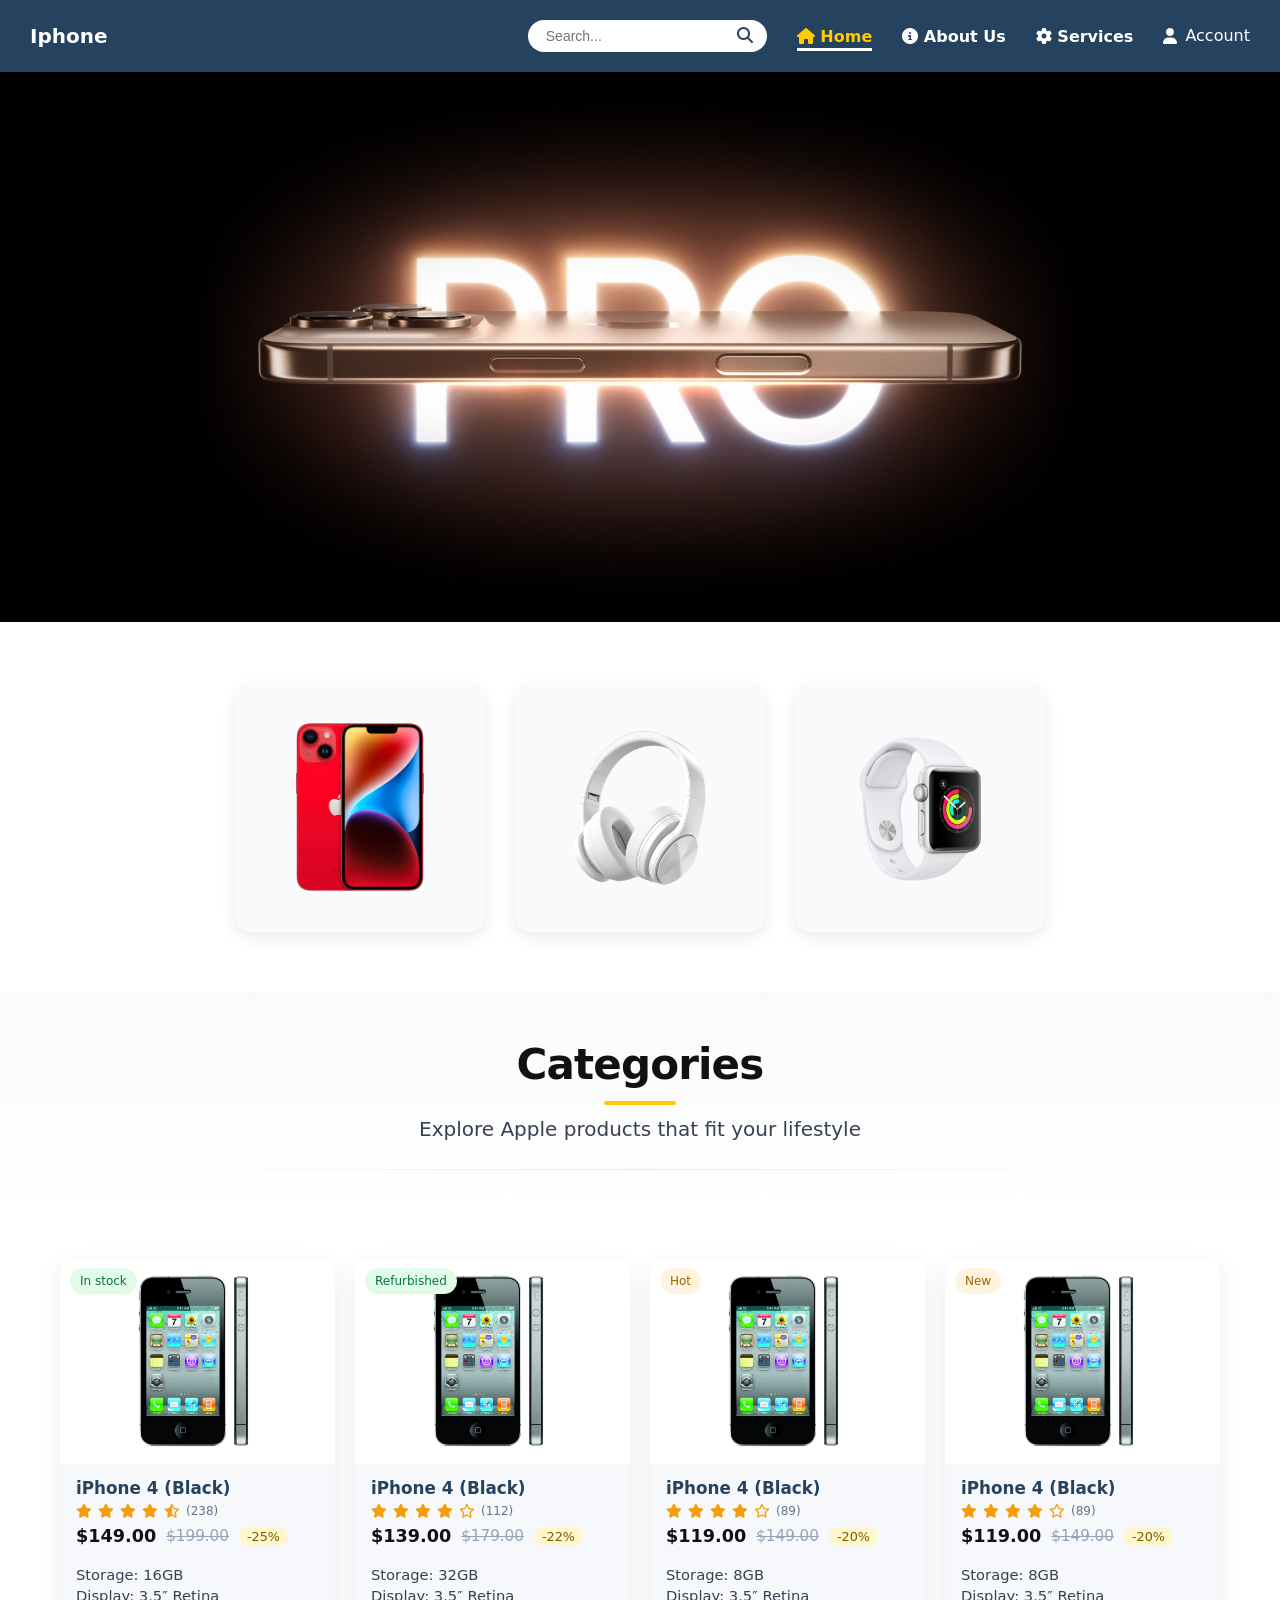
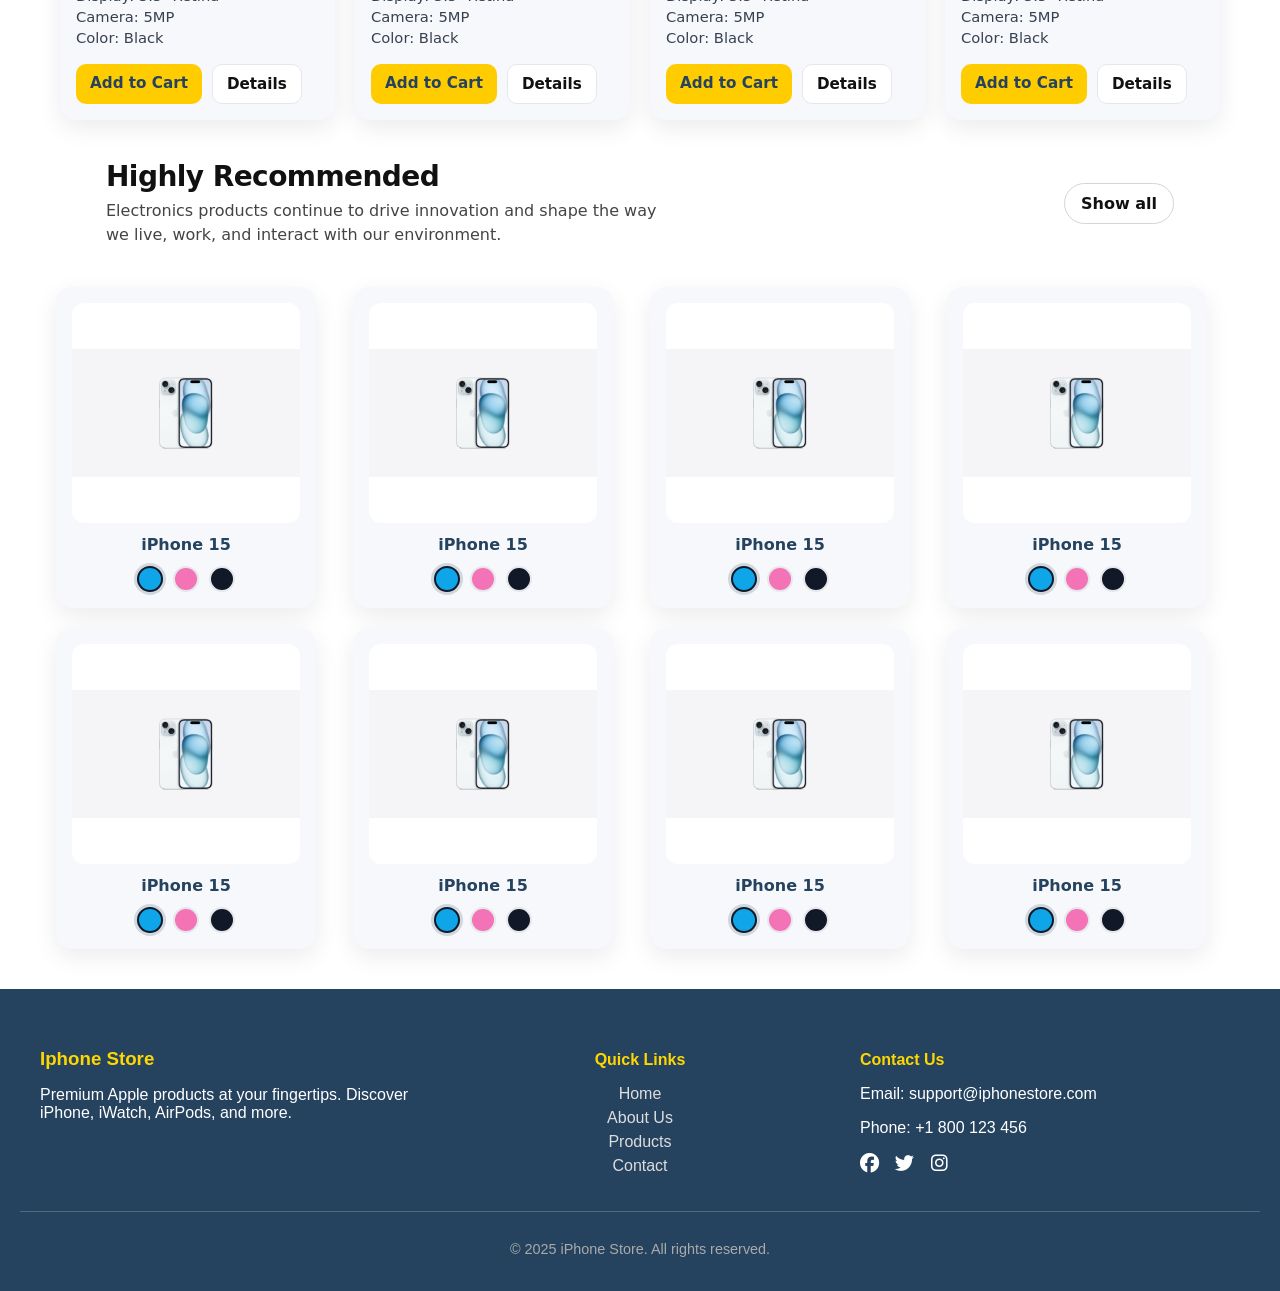
<file: index.html>
<!DOCTYPE html>
<html lang="en">

<head>
    <meta charset="UTF-8">
    <meta name="viewport" content="width=device-width, initial-scale=1.0">
    <link rel="stylesheet" href="./asset/style.css">
    <link rel="stylesheet" href="https://cdnjs.cloudflare.com/ajax/libs/font-awesome/6.6.0/css/all.min.css">
    <title>Iphone</title>
</head>

<body>
    <div id="navbar">
        <nav>
            <div class="logo">Iphone</div>
            <!-- <img src="https://via.placeholder.com/40" alt="Logo"> -->

            <ul>
                <!-- Search moved here -->
                <li class="search-box">
                    <input type="text" placeholder="Search..." />
                    <button><i class="fa-solid fa-magnifying-glass"></i></button>
                </li>

                <li><a href="index.html" class="active"><i class="fa-solid fa-house"></i> Home</a></li>
                <li><a href="about.html"><i class="fa-solid fa-circle-info"></i> About Us</a></li>
                <li><a href="service.html"><i class="fa-solid fa-gear"></i> Services</a></li>
                <li class="dropdown">
                    <details>
                        <summary><i class="fa-solid fa-user"></i> Account</summary>
                        <ul class="dropdown-menu">
                            <li><a href="">Login</a></li>
                            <li><a href="">Register</a></li>
                        </ul>
                    </details>
                </li>


            </ul>
        </nav>
    </div>
    <!-- phone cover banner  -->
    <div class="hero-banner"></div>

    <section class="product-demo-card">
        <div class="product-card-demo">
            <img src="asset/image/phone.jpg" alt="iPhone">
        </div>

        <div class="product-card-demo">
            <img src="asset/image/pngtree-headphone-electronics-white-transparent-png-image_9062514.png"
                alt="Headphones">
        </div>

        <div class="product-card-demo">
            <img src="asset/image/White-Apple-Watch-Transparent-Image.png" alt="Apple Watch">
        </div>
    </section>

    <section class="section-categories">
        <div class="cat-wrap">
            <h3 class="cat-title">Categories</h3>
            <h4 class="cat-sub">Explore Apple products that fit your lifestyle</h4>
        </div>
    </section>

    <section class="product-grid">
        <!-- Card 1 -->
        <article class="product-card">
            <div class="badge">In stock</div>
            <img src="asset/image/iphone4.jpg" alt="iPhone 4 Black 16GB">
            <h3 class="title">iPhone 4 (Black)</h3>

            <div class="rating" aria-label="Rated 4.5 out of 5">
                <i class="fa-solid fa-star"></i>
                <i class="fa-solid fa-star"></i>
                <i class="fa-solid fa-star"></i>
                <i class="fa-solid fa-star"></i>
                <i class="fa-regular fa-star-half-stroke"></i>
                <span class="rating-count">(238)</span>
            </div>

            <div class="price-row">
                <span class="price">$149.00</span>
                <span class="old-price">$199.00</span>
                <span class="save">-25%</span>
            </div>

            <ul class="specs">
                <li>Storage: 16GB</li>
                <li>Display: 3.5″ Retina</li>
                <li>Camera: 5MP</li>
                <li>Color: Black</li>
            </ul>

            <div class="actions">
                <a href="#" class="btn primary">Add to Cart</a>
                <a href="#" class="btn ghost">Details</a>
            </div>
        </article>

        <!-- Card 2 -->
        <article class="product-card">
            <div class="badge">Refurbished</div>
            <img src="asset/image/iphone4.jpg" alt="iPhone 4 White 32GB">
            <h3 class="title">iPhone 4 (Black)</h3>

            <div class="rating" aria-label="Rated 4.2 out of 5">
                <i class="fa-solid fa-star"></i>
                <i class="fa-solid fa-star"></i>
                <i class="fa-solid fa-star"></i>
                <i class="fa-solid fa-star"></i>
                <i class="fa-regular fa-star"></i>
                <span class="rating-count">(112)</span>
            </div>

            <div class="price-row">
                <span class="price">$139.00</span>
                <span class="old-price">$179.00</span>
                <span class="save">-22%</span>
            </div>

            <ul class="specs">
                <li>Storage: 32GB</li>
                <li>Display: 3.5″ Retina</li>
                <li>Camera: 5MP</li>
                <li>Color: Black</li>
            </ul>

            <div class="actions">
                <a href="#" class="btn primary">Add to Cart</a>
                <a href="#" class="btn ghost">Details</a>
            </div>
        </article>

        <!-- Card 3 -->
        <article class="product-card">
            <div class="badge hot">Hot</div>
            <img src="asset/image/iphone4.jpg" alt="iPhone 4 Black 8GB">
            <h3 class="title">iPhone 4 (Black)</h3>

            <div class="rating" aria-label="Rated 4.0 out of 5">
                <i class="fa-solid fa-star"></i>
                <i class="fa-solid fa-star"></i>
                <i class="fa-solid fa-star"></i>
                <i class="fa-solid fa-star"></i>
                <i class="fa-regular fa-star"></i>
                <span class="rating-count">(89)</span>
            </div>

            <div class="price-row">
                <span class="price">$119.00</span>
                <span class="old-price">$149.00</span>
                <span class="save">-20%</span>
            </div>

            <ul class="specs">
                <li>Storage: 8GB</li>
                <li>Display: 3.5″ Retina</li>
                <li>Camera: 5MP</li>
                <li>Color: Black</li>
            </ul>

            <div class="actions">
                <a href="#" class="btn primary">Add to Cart</a>
                <a href="#" class="btn ghost">Details</a>
            </div>
        </article>

        <article class="product-card">
            <div class="badge hot">New</div>
            <img src="asset/image/iphone4.jpg" alt="iPhone 4 Black 8GB">
            <h3 class="title">iPhone 4 (Black)</h3>

            <div class="rating" aria-label="Rated 4.0 out of 5">
                <i class="fa-solid fa-star"></i>
                <i class="fa-solid fa-star"></i>
                <i class="fa-solid fa-star"></i>
                <i class="fa-solid fa-star"></i>
                <i class="fa-regular fa-star"></i>
                <span class="rating-count">(89)</span>
            </div>

            <div class="price-row">
                <span class="price">$119.00</span>
                <span class="old-price">$149.00</span>
                <span class="save">-20%</span>
            </div>

            <ul class="specs">
                <li>Storage: 8GB</li>
                <li>Display: 3.5″ Retina</li>
                <li>Camera: 5MP</li>
                <li>Color: Black</li>
            </ul>

            <div class="actions">
                <a href="#" class="btn primary">Add to Cart</a>
                <a href="#" class="btn ghost">Details</a>
            </div>
        </article>
    </section>

    <section class="section-reco">
        <div class="reco-head">
            <div class="reco-text">
                <h3>Highly Recommended</h3>
                <p>
                    Electronics products continue to drive innovation and shape the way we live,
                    work, and interact with our environment.
                </p>
            </div>

            <a href="#all-products" class="reco-btn">Show all</a>
        </div>
    </section>


    <section class="cards">
        <article class="p-card">
            <img class="p-img"
                src="asset/image/iphone-15-white.jpeg"
                alt="iPhone 15 Blue">
            <h4 class="p-title">iPhone 15</h4>
            <div class="swatches">
                <button class="swatch active" style="--c:#0ea5e9"
                    data-img="https://store.storeimages.cdn-apple.com/4668/as-images.apple.com/is/iphone-15-finish-select-202309-6-1inch-blue_AV1?wid=800&hei=800&fmt=jpeg&qlt=90&.v=1693081542652"
                    aria-label="Blue"></button>
                <button class="swatch" style="--c:#f472b6"
                    data-img="asset/image/pink15.jpg"
                    aria-label="Pink"></button>
                <button class="swatch" style="--c:#111827"
                    data-img="https://store.storeimages.cdn-apple.com/4668/as-images.apple.com/is/iphone-15-finish-select-202309-6-1inch-black_AV1?wid=800&hei=800&fmt=jpeg&qlt=90&.v=1693081542703"
                    aria-label="Black"></button>
            </div>
        </article>


        <!-- Card 1 -->
        <article class="p-card">
            <img class="p-img"
                src="asset/image/iphone-15-white.jpeg"
                alt="iPhone 15 Blue">
            <h4 class="p-title">iPhone 15</h4>
            <div class="swatches">
                <button class="swatch active" style="--c:#0ea5e9"
                    data-img="https://store.storeimages.cdn-apple.com/4668/as-images.apple.com/is/iphone-15-finish-select-202309-6-1inch-blue_AV1?wid=800&hei=800&fmt=jpeg&qlt=90&.v=1693081542652"
                    aria-label="Blue"></button>
                <button class="swatch" style="--c:#f472b6"
                    data-img="asset/image/pink15.jpg"
                    aria-label="Pink"></button>
                <button class="swatch" style="--c:#111827"
                    data-img="https://store.storeimages.cdn-apple.com/4668/as-images.apple.com/is/iphone-15-finish-select-202309-6-1inch-black_AV1?wid=800&hei=800&fmt=jpeg&qlt=90&.v=1693081542703"
                    aria-label="Black"></button>
            </div>
        </article>

        <article class="p-card">
            <img class="p-img"
                src="asset/image/iphone-15-white.jpeg"
                alt="iPhone 15 Blue">
            <h4 class="p-title">iPhone 15</h4>
            <div class="swatches">
                <button class="swatch active" style="--c:#0ea5e9"
                    data-img="https://store.storeimages.cdn-apple.com/4668/as-images.apple.com/is/iphone-15-finish-select-202309-6-1inch-blue_AV1?wid=800&hei=800&fmt=jpeg&qlt=90&.v=1693081542652"
                    aria-label="Blue"></button>
                <button class="swatch" style="--c:#f472b6"
                    data-img="asset/image/pink15.jpg"
                    aria-label="Pink"></button>
                <button class="swatch" style="--c:#111827"
                    data-img="https://store.storeimages.cdn-apple.com/4668/as-images.apple.com/is/iphone-15-finish-select-202309-6-1inch-black_AV1?wid=800&hei=800&fmt=jpeg&qlt=90&.v=1693081542703"
                    aria-label="Black"></button>
            </div>
        </article>


        <!-- Card 1 -->
        <article class="p-card">
            <img class="p-img"
                src="asset/image/iphone-15-white.jpeg"
                alt="iPhone 15 Blue">
            <h4 class="p-title">iPhone 15</h4>
            <div class="swatches">
                <button class="swatch active" style="--c:#0ea5e9"
                    data-img="https://store.storeimages.cdn-apple.com/4668/as-images.apple.com/is/iphone-15-finish-select-202309-6-1inch-blue_AV1?wid=800&hei=800&fmt=jpeg&qlt=90&.v=1693081542652"
                    aria-label="Blue"></button>
                <button class="swatch" style="--c:#f472b6"
                    data-img="asset/image/pink15.jpg"
                    aria-label="Pink"></button>
                <button class="swatch" style="--c:#111827"
                    data-img="https://store.storeimages.cdn-apple.com/4668/as-images.apple.com/is/iphone-15-finish-select-202309-6-1inch-black_AV1?wid=800&hei=800&fmt=jpeg&qlt=90&.v=1693081542703"
                    aria-label="Black"></button>
            </div>
        </article>

        <article class="p-card">
            <img class="p-img"
                src="asset/image/iphone-15-white.jpeg"
                alt="iPhone 15 Blue">
            <h4 class="p-title">iPhone 15</h4>
            <div class="swatches">
                <button class="swatch active" style="--c:#0ea5e9"
                    data-img="https://store.storeimages.cdn-apple.com/4668/as-images.apple.com/is/iphone-15-finish-select-202309-6-1inch-blue_AV1?wid=800&hei=800&fmt=jpeg&qlt=90&.v=1693081542652"
                    aria-label="Blue"></button>
                <button class="swatch" style="--c:#f472b6"
                    data-img="asset/image/pink15.jpg"
                    aria-label="Pink"></button>
                <button class="swatch" style="--c:#111827"
                    data-img="https://store.storeimages.cdn-apple.com/4668/as-images.apple.com/is/iphone-15-finish-select-202309-6-1inch-black_AV1?wid=800&hei=800&fmt=jpeg&qlt=90&.v=1693081542703"
                    aria-label="Black"></button>
            </div>
        </article>


        <!-- Card 1 -->
        <article class="p-card">
            <img class="p-img"
                src="asset/image/iphone-15-white.jpeg"
                alt="iPhone 15 Blue">
            <h4 class="p-title">iPhone 15</h4>
            <div class="swatches">
                <button class="swatch active" style="--c:#0ea5e9"
                    data-img="https://store.storeimages.cdn-apple.com/4668/as-images.apple.com/is/iphone-15-finish-select-202309-6-1inch-blue_AV1?wid=800&hei=800&fmt=jpeg&qlt=90&.v=1693081542652"
                    aria-label="Blue"></button>
                <button class="swatch" style="--c:#f472b6"
                    data-img="asset/image/pink15.jpg"
                    aria-label="Pink"></button>
                <button class="swatch" style="--c:#111827"
                    data-img="https://store.storeimages.cdn-apple.com/4668/as-images.apple.com/is/iphone-15-finish-select-202309-6-1inch-black_AV1?wid=800&hei=800&fmt=jpeg&qlt=90&.v=1693081542703"
                    aria-label="Black"></button>
            </div>
        </article>

        <article class="p-card">
            <img class="p-img"
                src="asset/image/iphone-15-white.jpeg"
                alt="iPhone 15 Blue">
            <h4 class="p-title">iPhone 15</h4>
            <div class="swatches">
                <button class="swatch active" style="--c:#0ea5e9"
                    data-img="https://store.storeimages.cdn-apple.com/4668/as-images.apple.com/is/iphone-15-finish-select-202309-6-1inch-blue_AV1?wid=800&hei=800&fmt=jpeg&qlt=90&.v=1693081542652"
                    aria-label="Blue"></button>
                <button class="swatch" style="--c:#f472b6"
                    data-img="asset/image/pink15.jpg"
                    aria-label="Pink"></button>
                <button class="swatch" style="--c:#111827"
                    data-img="https://store.storeimages.cdn-apple.com/4668/as-images.apple.com/is/iphone-15-finish-select-202309-6-1inch-black_AV1?wid=800&hei=800&fmt=jpeg&qlt=90&.v=1693081542703"
                    aria-label="Black"></button>
            </div>
        </article>


        <!-- Card 1 -->
        <article class="p-card">
            <img class="p-img"
                src="asset/image/iphone-15-white.jpeg"
                alt="iPhone 15 Blue">
            <h4 class="p-title">iPhone 15</h4>
            <div class="swatches">
                <button class="swatch active" style="--c:#0ea5e9"
                    data-img="https://store.storeimages.cdn-apple.com/4668/as-images.apple.com/is/iphone-15-finish-select-202309-6-1inch-blue_AV1?wid=800&hei=800&fmt=jpeg&qlt=90&.v=1693081542652"
                    aria-label="Blue"></button>
                <button class="swatch" style="--c:#f472b6"
                    data-img="asset/image/pink15.jpg"
                    aria-label="Pink"></button>
                <button class="swatch" style="--c:#111827"
                    data-img="https://store.storeimages.cdn-apple.com/4668/as-images.apple.com/is/iphone-15-finish-select-202309-6-1inch-black_AV1?wid=800&hei=800&fmt=jpeg&qlt=90&.v=1693081542703"
                    aria-label="Black"></button>
            </div>
        </article>
       
    </section>



</body>

<footer class="site-footer">
  <div class="footer-container">
    <div class="footer-about">
      <h3>Iphone Store</h3>
      <p>Premium Apple products at your fingertips. Discover iPhone, iWatch, AirPods, and more.</p>
    </div>

    <div class="footer-links">
      <h4>Quick Links</h4>
      <ul>
        <li><a href="#">Home</a></li>
        <li><a href="#">About Us</a></li>
        <li><a href="#">Products</a></li>
        <li><a href="#">Contact</a></li>
      </ul>
    </div>

    <div class="footer-contact">
      <h4>Contact Us</h4>
      <p>Email: support@iphonestore.com</p>
      <p>Phone: +1 800 123 456</p>
      <div class="social-icons">
        <a href="#"><i class="fa-brands fa-facebook"></i></a>
        <a href="#"><i class="fa-brands fa-twitter"></i></a>
        <a href="#"><i class="fa-brands fa-instagram"></i></a>
      </div>
    </div>
  </div>

  <div class="footer-bottom">
    <p>© 2025 iPhone Store. All rights reserved.</p>
  </div>
</footer>


</html>
<script src="index.js" defer></script>
</file>
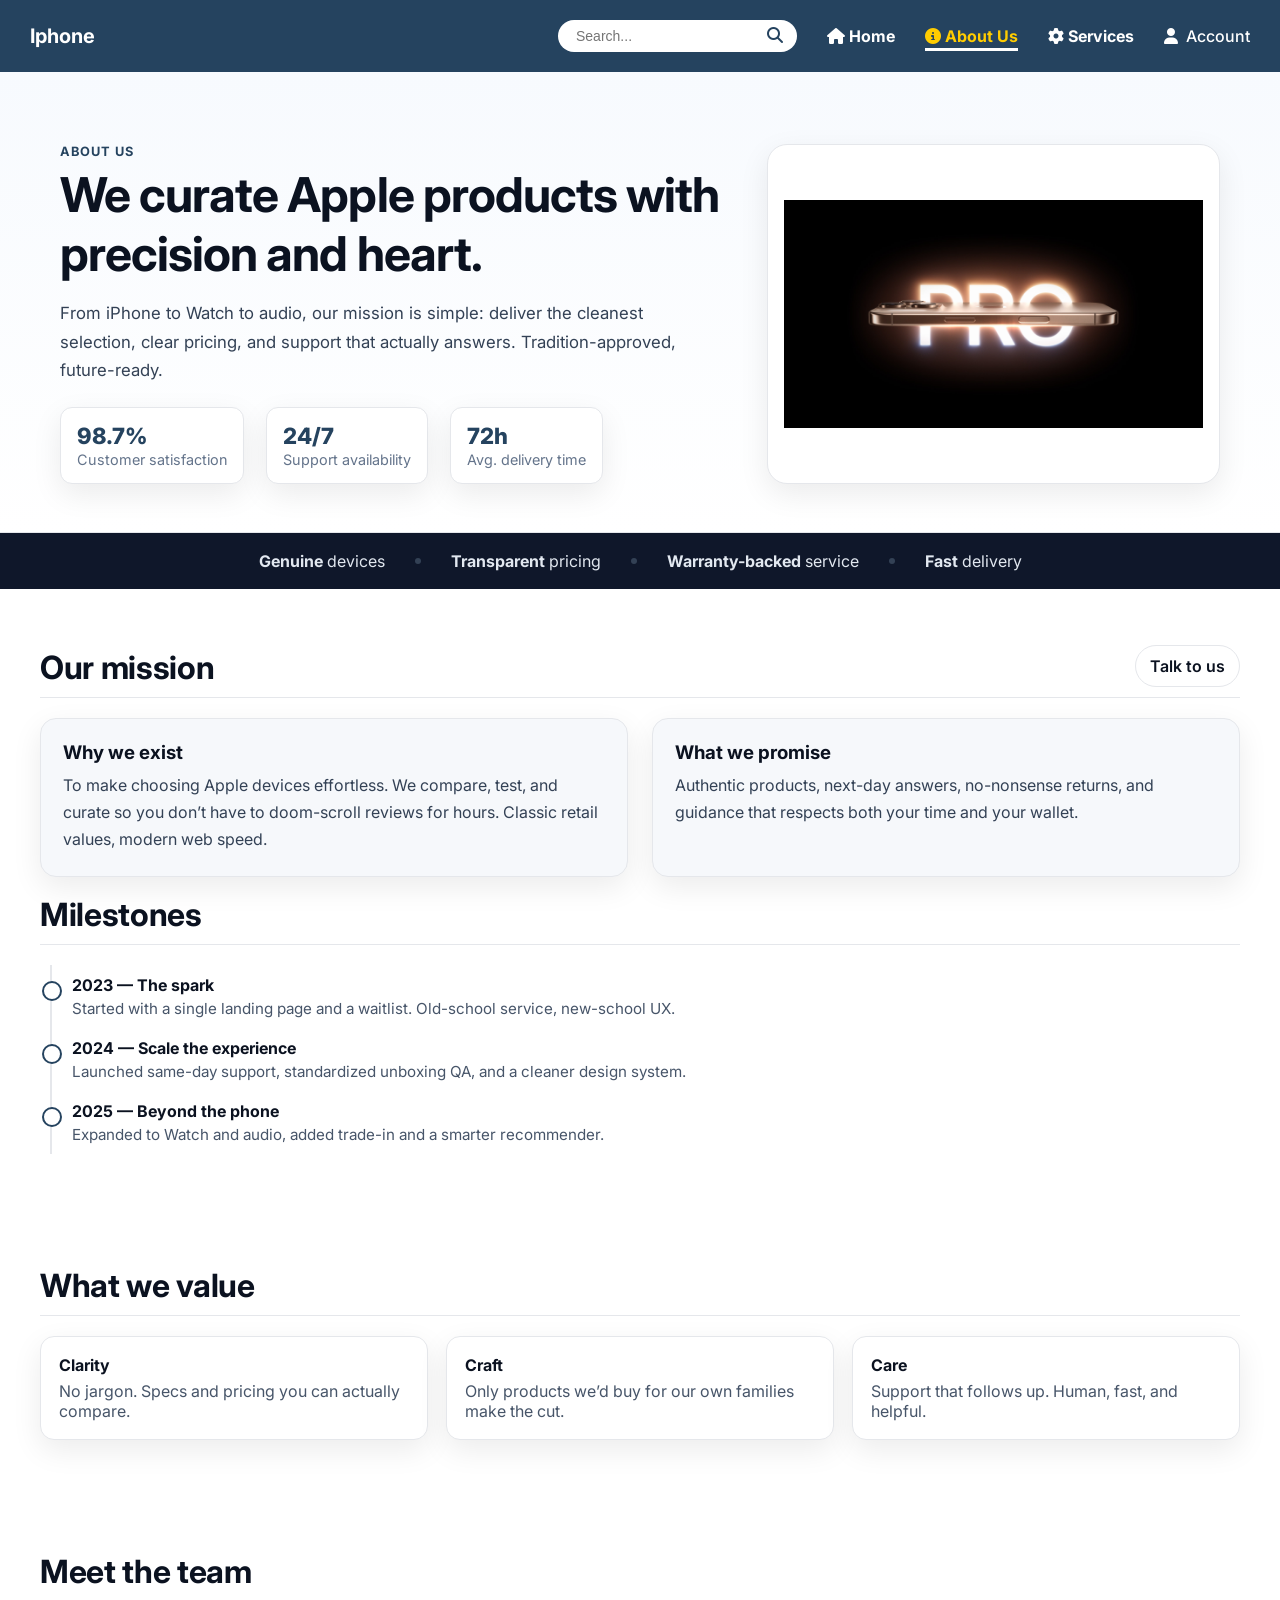
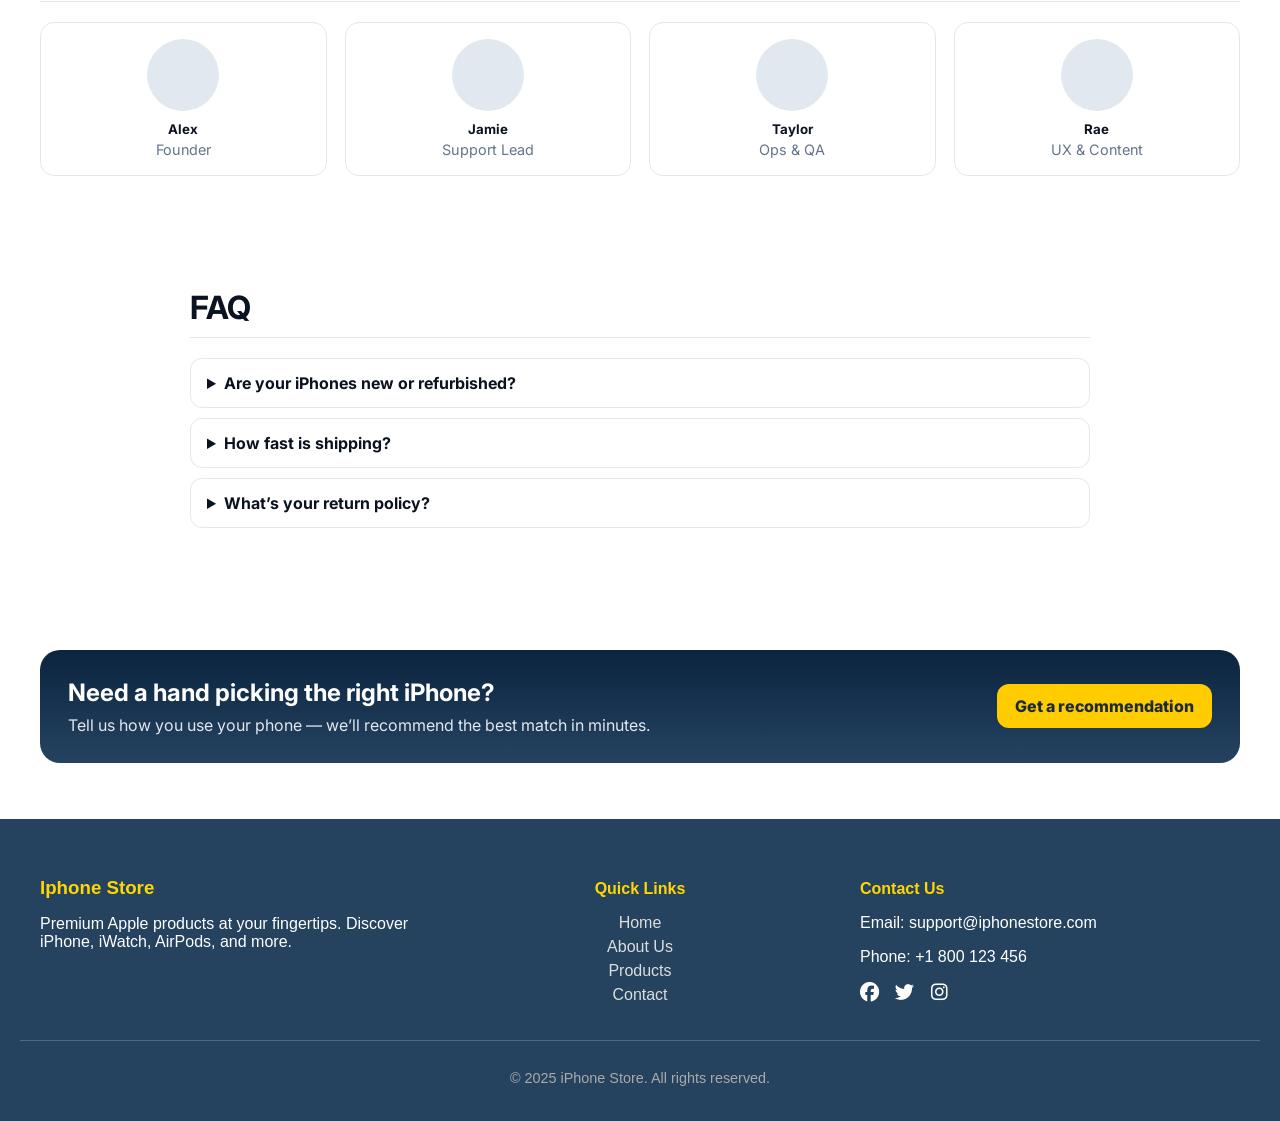
<file: about.html>
<!DOCTYPE html>
<html lang="en">
<head>
  <meta charset="utf-8" />
  <meta name="viewport" content="width=device-width, initial-scale=1" />
  <title>About • iPhone Store</title>
  <meta name="description" content="Learn about our mission, values, and craftsmanship behind every Apple product we curate.">

  <!-- Global site styles -->
  <link rel="stylesheet" href="./asset/style.css">
  <link rel="preconnect" href="https://fonts.googleapis.com">
  <link rel="preconnect" href="https://fonts.gstatic.com" crossorigin>
  <link href="https://fonts.googleapis.com/css2?family=Inter:wght@400;600;800&display=swap" rel="stylesheet">
  <link rel="stylesheet" href="https://cdnjs.cloudflare.com/ajax/libs/font-awesome/6.6.0/css/all.min.css">

</head>
<body>

  <!-- NAVBAR (reuse your existing) -->
  <div id="navbar">
    <nav>
      <div class="logo">Iphone</div>
      <ul>
        <li class="search-box">
          <input type="text" placeholder="Search..." />
          <button><i class="fa-solid fa-magnifying-glass"></i></button>
        </li>
        <li><a href="index.html"><i class="fa-solid fa-house"></i> Home</a></li>
        <li><a href="about.html" class="active"><i class="fa-solid fa-circle-info"></i> About Us</a></li>
        <li><a href="service.html"><i class="fa-solid fa-gear"></i> Services</a></li>
        <li class="dropdown">
          <details>
            <summary><i class="fa-solid fa-user"></i> Account</summary>
            <ul class="dropdown-menu">
              <li><a href="#">Login</a></li>
              <li><a href="#">Register</a></li>
            </ul>
          </details>
        </li>
      </ul>
    </nav>
  </div>

  <!-- HERO -->
  <section class="about-hero">
    <div class="container about-hero-grid">
      <div>
        <div class="about-eyebrow">About us</div>
        <h1>We curate Apple products with precision and heart.</h1>
        <p>From iPhone to Watch to audio, our mission is simple: deliver the cleanest selection,
           clear pricing, and support that actually answers. Tradition-approved, future-ready.</p>

        <div class="about-kpis">
          <div class="k"><span class="n">98.7%</span><span class="l">Customer satisfaction</span></div>
          <div class="k"><span class="n">24/7</span><span class="l">Support availability</span></div>
          <div class="k"><span class="n">72h</span><span class="l">Avg. delivery time</span></div>
        </div>
      </div>

      <div class="img">
        <img src="asset/image/bannerihpne.jpg" alt="Our products">
      </div>
    </div>
  </section>

  <!-- TRUST STRIP -->
  <div class="about-strip">
    <div class="container">
      <span><b>Genuine</b> devices</span><span class="about-dot"></span>
      <span><b>Transparent</b> pricing</span><span class="about-dot"></span>
      <span><b>Warranty-backed</b> service</span><span class="about-dot"></span>
      <span><b>Fast</b> delivery</span>
    </div>
  </div>

  <!-- MISSION + TIMELINE -->
  <section class="about-section container">
    <div class="about-section-header">
      <h2>Our mission</h2>
      <a href="#contact" class="about-pill">Talk to us</a>
    </div>

    <div class="about-mission">
      <div class="about-card">
        <h3>Why we exist</h3>
        <p>To make choosing Apple devices effortless. We compare, test, and curate so you don’t
           have to doom-scroll reviews for hours. Classic retail values, modern web speed.</p>
      </div>
      <div class="about-card">
        <h3>What we promise</h3>
        <p>Authentic products, next-day answers, no-nonsense returns, and guidance that respects
           both your time and your wallet.</p>
      </div>
    </div>

    <div style="height:18px"></div>

    <div class="about-section-header"><h2>Milestones</h2></div>
    <div class="about-timeline">
      <div class="about-event">
        <h4>2023 — The spark</h4>
        <p>Started with a single landing page and a waitlist. Old-school service, new-school UX.</p>
      </div>
      <div class="about-event">
        <h4>2024 — Scale the experience</h4>
        <p>Launched same-day support, standardized unboxing QA, and a cleaner design system.</p>
      </div>
      <div class="about-event">
        <h4>2025 — Beyond the phone</h4>
        <p>Expanded to Watch and audio, added trade-in and a smarter recommender.</p>
      </div>
    </div>
  </section>

  <!-- VALUES -->
  <section class="about-section container">
    <div class="about-section-header"><h2>What we value</h2></div>
    <div class="about-values">
      <div class="about-value"><h4>Clarity</h4><p>No jargon. Specs and pricing you can actually compare.</p></div>
      <div class="about-value"><h4>Craft</h4><p>Only products we’d buy for our own families make the cut.</p></div>
      <div class="about-value"><h4>Care</h4><p>Support that follows up. Human, fast, and helpful.</p></div>
    </div>
  </section>

  <!-- TEAM -->
  <section class="about-section container">
    <div class="about-section-header"><h2>Meet the team</h2></div>
    <div class="about-team">
      <div class="about-member"><div class="about-avatar"></div><h5>Alex</h5><span>Founder</span></div>
      <div class="about-member"><div class="about-avatar"></div><h5>Jamie</h5><span>Support Lead</span></div>
      <div class="about-member"><div class="about-avatar"></div><h5>Taylor</h5><span>Ops & QA</span></div>
      <div class="about-member"><div class="about-avatar"></div><h5>Rae</h5><span>UX & Content</span></div>
    </div>
  </section>

  <!-- FAQ -->
  <section class="about-section container about-faq">
    <div class="about-section-header"><h2>FAQ</h2></div>
    <details><summary>Are your iPhones new or refurbished?</summary><p>Both — clearly labeled. Every device passes diagnostics, battery health checks, and cosmetic grading.</p></details>
    <details><summary>How fast is shipping?</summary><p>Most orders ship within 24–48 hours. Express options available at checkout.</p></details>
    <details><summary>What’s your return policy?</summary><p>Hassle-free returns within 14 days. If it’s not right, we’ll make it right.</p></details>
  </section>

  <!-- CTA -->
  <section class="about-section container">
    <div class="about-cta">
      <div>
        <h2 style="margin:0">Need a hand picking the right iPhone?</h2>
        <p>Tell us how you use your phone — we’ll recommend the best match in minutes.</p>
      </div>
      <a href="/contact.html" class="about-btn">Get a recommendation</a>
    </div>
  </section>

  <!-- FOOTER -->
  <footer class="site-footer">
    <div class="footer-container">
      <div class="footer-about">
        <h3>Iphone Store</h3>
        <p>Premium Apple products at your fingertips. Discover iPhone, iWatch, AirPods, and more.</p>
      </div>
      <div class="footer-links">
        <h4>Quick Links</h4>
        <ul>
          <li><a href="index.html">Home</a></li>
          <li><a href="about.html">About Us</a></li>
          <li><a href="service.html">Products</a></li>
          <li><a href="#contact">Contact</a></li>
        </ul>
      </div>
      <div class="footer-contact">
        <h4>Contact Us</h4>
        <p>Email: support@iphonestore.com</p>
        <p>Phone: +1 800 123 456</p>
        <div class="social-icons">
          <a href="#"><i class="fa-brands fa-facebook"></i></a>
          <a href="#"><i class="fa-brands fa-twitter"></i></a>
          <a href="#"><i class="fa-brands fa-instagram"></i></a>
        </div>
      </div>
    </div>
    <div class="footer-bottom"><p>© 2025 iPhone Store. All rights reserved.</p></div>
  </footer>

  <!-- Put scripts INSIDE the body, not after </html> -->
  <script>
    // Close other FAQs when one opens
    document.querySelectorAll('.about-faq details').forEach(d=>{
      d.addEventListener('toggle', ()=>{
        if(d.open){
          document.querySelectorAll('.about-faq details').forEach(o=>{ if(o!==d) o.removeAttribute('open'); });
        }
      });
    });
  </script>
  <script src="index.js" defer></script>
</body>
</html>
</file>
<file: asset/style.css>
body{
    margin: 0;
    font-family: Arial;
}

nav
{
    background: #25435f;
    padding: 20px 30px;
    display: flex;
    justify-content: space-between;
    align-items: center;
}

.logo
{
    display: flex;
    align-items: center;
    font-weight: bold;
    font-size: 20px;
    gap: 10px;
    color: white;
    cursor: pointer;
}

nav ul
{
    display: flex;
    padding: 0;
    margin: 0;
    list-style: none;
    gap: 30px;
}

nav ul li a 
{
    text-decoration: none;
    color: white;
    font-weight: bold;
    transition: color 0.3;
    position: relative;
    padding-bottom: 5px; 
}

nav ul li a::after
{
    content: "";
    position: absolute;
    left: 0;
    bottom: 0;
    width: 0;
    height: 3px;
    background-color:white;
    transition: width 0.5s ease;

}

nav ul li a:hover::after
{
    width: 100%;
}

nav ul li a.active 
{
    color: #ffcc00;
}

nav ul li a.active::after
{
    width: 100%;
}

.dropdown details
{
    position: relative;
}

.dropdown summary
{
    list-style: none;
    color: #fff;
    cursor: pointer;
    display: inline-flex;
    align-items: center;
    gap: 8px;
    font-weight: 500;
}

.dropdown summary:hover { color:#ffcc00; }
.dropdown summary:hover::after{ width:100%; }

/* Open state styling (optional highlight) */
.dropdown[open] summary { color:#ffcc00; }
.dropdown[open] summary::after{ width:100%; }


/* Panel */
.dropdown-menu{
  position:absolute;
  right:0;
  top:calc(100% + 10px);
  min-width:180px;
  background:#fff;
  color:#222;
  border-radius:10px;
  box-shadow:0 10px 30px rgba(0,0,0,.15);
  padding:8px;
  display:flex;
  flex-direction:column;
  gap:4px;
  z-index:10;
}
.dropdown-menu li { list-style:none; }
.dropdown-menu a{
  color:#222;
  text-decoration:none;
  display:block;
  padding:10px 12px;
  border-radius:8px;
}
.dropdown-menu a:hover{
  background:#f2f4f7;
}

nav ul {
  list-style: none;
  display: flex;
  align-items: center;
  gap: 30px; /* spacing between items */
  margin: 0;
  padding: 0;
}

/* Search box inline with menu */
.search-box {
  display: flex;
  align-items: center;
  background: white;
  border-radius: 20px;
  padding: 2px 8px;
}

.search-box input {
  border: none;
  outline: none;
  padding: 6px 10px;
  border-radius: 20px;
  font-size: 14px;
}

.search-box button {
  background: none;
  border: none;
  color: #25435f;
  font-size: 16px;
  cursor: pointer;
}


.hero-banner {
  background: url("./image/bannerihpne.jpg") center/cover no-repeat;
  height: 550px;
  display: flex;
  align-items: center;
  justify-content: center;
  color: white;
  text-align: center;
}

.btn {
  background: #ffcc00;
  color: #25435f;
  padding: 12px 24px;
  border-radius: 6px;
  text-decoration: none;
  font-weight: bold;
}
/* card section of items */
:root{
  --brand:#25435f;
  --accent:#ffcc00;
  --text:#111;
  --card:#f9fafb;
  --muted:#64748b;
  --card:#f9fafb;
  --brand:#25435f;
}

.product-grid{
  display:grid;
  grid-template-columns:repeat(4, 1fr);
  gap:20px;
  max-width:1200px;
  margin:40px auto;
  padding:0 20px;
}

.product-card{
  background:var(--card);
  border-radius:16px;
  box-shadow:0 8px 24px rgba(0,0,0,.08);
  overflow:hidden;
  display:flex;
  flex-direction:column;
  transition:transform .25s, box-shadow .25s;
}

.product-card:hover{
  transform:translateY(-6px);
  box-shadow:0 16px 36px rgba(0,0,0,.12);
}


.product-card img {
  width: 100%;
  height: auto;
  object-fit: contain;
  background: #f3f4f6;
  /* padding: 12px; */
}

.badge{
  position:absolute;
  margin:10px;
  padding:6px 10px;
  background:#e2fbe8;
  color:#087443;
  font-size:12px;
  border-radius:999px;
}
.badge.hot{ background:#fff4e0; color:#9a6700; }

.title{
  margin:14px 16px 6px;
  color:var(--brand);
  font-size:1.05rem;
}

.rating{
  display:flex;
  align-items:center;
  gap:6px;
  margin:0 16px 8px;
  color:#f59e0b; /* star color */
  font-size:14px;
}
.rating .rating-count{
  color:var(--muted);
  font-size:12px;
}

.price-row{
  display:flex;
  align-items:center;
  gap:10px;
  margin:0 16px 8px;
}
.price{
  color:#111;
  font-weight:800;
  font-size:1.1rem;
}
.old-price{
  color:#94a3b8;
  text-decoration:line-through;
  font-size:.95rem;
}
.save{
  background:#fff7cc;
  color:#7a5d00;
  font-size:.8rem;
  padding:2px 8px;
  border-radius:999px;
}

.specs{
  list-style:none;
  margin:8px 16px 14px;
  padding:0;
  color:#374151;
  font-size:.92rem;
}
.specs li{ margin:4px 0; }

.actions{
  display:flex;
  gap:10px;
  margin:0 16px 16px;
  margin-top:auto;
}
.btn{
  display:inline-block;
  text-decoration:none;
  padding:10px 14px;
  border-radius:10px;
  font-weight:700;
  font-size:.95rem;
}
.btn.primary{
  background:var(--accent);
  color:var(--brand);
}
.btn.ghost{
  border:1px solid #e5e7eb;
  color:#111;
  background:#fff;
}

/* Responsive */
@media (max-width: 900px){
  .product-grid{ grid-template-columns:repeat(2, 1fr); }
}
@media (max-width: 600px){
  .product-grid{ grid-template-columns:1fr; }
  .product-card img{ height:200px; }
}

.product-card-demo {
  background: #f9fafb; /* soft background so white products pop */
  border-radius: 16px;
  box-shadow: 0 6px 16px rgba(0,0,0,.08);
  padding: 20px;              /* add space inside */
  display: flex;
  flex-direction: column;
  align-items: center;        /* center content horizontally */
  justify-content: center;    /* center vertically */
  height: 300px;              /* fix card height */
}

.product-card-demo img {
  max-width: 70%;   /* shrink image size */
  max-height: 180px;/* shrink vertically */
  object-fit: contain; /* keep full image visible */
}

.product-demo-card
{
    display: flex;
    justify-content: center;
    gap: 30px;
    margin: 60px auto;
    max-width: 1000px;
    flex-wrap: wrap;
}

.product-card-demo {
  background: #f9fafb; /* light gray so white products are visible */
  border-radius: 16px;
  box-shadow: 0 6px 16px rgba(0,0,0,.08);
  width: 250px;
  height: 250px;
  display: flex;
  align-items: center;
  justify-content: center;
  transition: transform 0.3s ease, box-shadow 0.3s ease;
}

.product-card-demo img {
  max-width: 80%;
  max-height: 80%;
  object-fit: contain;
}

.product-card-demo:hover {
  transform: translateY(-6px);
  box-shadow: 0 12px 24px rgba(0,0,0,.12);
}

/* Section shell — subtle background + sane spacing */
.section-categories{
  background: linear-gradient(180deg, rgba(0,0,0,0.02), rgba(0,0,0,0));
  padding: 48px 16px;             /* reduce huge whitespace */
}

/* Centered container with max width */
.cat-wrap{
  max-width: 960px;
  margin: 0 auto;
  text-align: center;
}

/* Title */
.cat-title{
  margin: 0;                      /* kill default margin stack */
  font-size: clamp(28px, 4vw, 42px);
  font-weight: 800;
  letter-spacing: -0.02em;
  color: #111;
  position: relative;
  display: inline-block;
}

/* Accent underline bar under the title */
.cat-title::after{
  content:"";
  display:block;
  width: 72px;
  height: 4px;
  margin: 12px auto 0;
  background:#ffcc00;             /* your accent */
  border-radius: 999px;
}

/* Subtitle */
.cat-sub{
  margin: 12px 0 0;               /* small, not miles of space */
  font-size: clamp(14px, 2.4vw, 20px);
  font-weight: 500;
  color: #374151;                  /* soft gray */
}

/* Optional: add a faint divider below the block */
.section-categories::after{
  content:"";
  display:block;
  height:1px;
  max-width:1100px;
  margin: 28px auto 0;
  background: linear-gradient(90deg, transparent, rgba(0,0,0,.08), transparent);
}

.section-reco{
  max-width:1100px;
  margin:40px auto 16px;
  padding:0 16px;
}

.reco-head{
  display:flex;
  align-items:flex-start;
  justify-content:space-between;
  gap:16px;
}

.reco-text h3{
  margin:0 0 6px;
  font-size:clamp(20px,3.2vw,28px);
  font-weight:800;
  letter-spacing:-.02em;
  color:#111;
}

/* clamp paragraph to exactly 2 lines on overflow */
.reco-text p{
  margin:0;
  color:#444;
  font-size:clamp(14px,2.2vw,16px);
  line-height:1.5;
  display:-webkit-box;
  -webkit-line-clamp:2;
  -webkit-box-orient:vertical;
  overflow:hidden;
  max-width:56ch; /* tune width of text block */
}

/* pill button on the right */
.reco-btn{
  white-space:nowrap;
  text-decoration:none;
  border:1px solid #d1d5db;
  color:#111;
  padding:10px 16px;
  border-radius:999px;
  font-weight:600;
  transition:all .2s ease;
  align-self:center; /* vertical alignment */
}
.reco-btn:hover{
  background:#f9fafb;
  border-color:#cbd5e1;
}

/* mobile: stack and left-align button */
@media (max-width: 640px){
  .reco-head{
    flex-direction:column;
    align-items:flex-start;
    gap:10px;
  }
  .reco-btn{ align-self:flex-start; }
}
:root{
  --brand:#25435f;
  --card:#f9fafb;
}


.cards {
  display: grid;
  grid-template-columns: repeat(4, 1fr); /* 4 equal columns */
  gap: 20px;
  max-width: 1200px;
  margin: 40px auto;
  padding: 0 16px;
}

.p-card{
  background:var(--card);
  width:260px;                  /* fixed card width for a solid grid */
  border-radius:16px;
  box-shadow:0 8px 24px rgba(0,0,0,.08);
  padding:16px;
  text-align:center;
  display:flex;
  flex-direction:column;
  gap:12px;
  transition:transform .2s, box-shadow .2s;
}
.p-card:hover{
  transform:translateY(-4px);
  box-shadow:0 14px 32px rgba(0,0,0,.12);
}

.p-img{
  width:100%;
  height:220px;
  object-fit:contain;           /* no cropping */
  background:#fff;              /* contrast behind white phones */
  border-radius:12px;
}


.p-title{
  margin:0;
  color:var(--brand);
  font-weight:700;
  font-size:1rem;
}

.swatches{
  display:flex;                 /* FLEX ✅ */
  justify-content:center;
  gap:10px;
  flex-wrap:wrap;
}

.swatch{
  width:26px;
  height:26px;
  border-radius:50%;
  border:2px solid #e5e7eb;
  background:var(--c);
  cursor:pointer;
  transition:transform .15s, border-color .15s, box-shadow .15s;
}
.swatch:hover{ transform:scale(1.08); }
.swatch.active{
  border-color:#111827;
  box-shadow:0 0 0 3px rgba(37,67,95,.18);
}

@media (max-width: 1024px) {
  .cards {
    grid-template-columns: repeat(2, 1fr); /* 2 cards per row */
  }
}
@media (max-width: 600px) {
  .cards {
    grid-template-columns: 1fr; /* stack on mobile */
  }
}

/* footer style */

.site-footer {
  background: #25435f;
  color: #fff;
  padding: 40px 20px 20px;
  font-family: Arial, sans-serif;
}

.footer-container {
  display: flex;
  flex-wrap: wrap;
  justify-content: space-between;
  max-width: 1200px;
  margin: 0 auto;
  gap: 30px;
}

.footer-container div {
  flex: 1 1 250px;
}

.footer-container h3, .footer-container h4 {
  margin-bottom: 12px;
  color: #ffd700; /* gold highlight */
}
.footer-links
{
    text-align: center;
}

.footer-links ul {
  list-style: none;
  padding: 0;
}

.footer-links ul li {
  margin: 6px 0;
}

.footer-links ul li a {
  color: #ddd;
  text-decoration: none;
  transition: color .2s;
}

.footer-links ul li a:hover {
  color: #fff;
}

.social-icons a {
  color: #fff;
  margin-right: 12px;
  font-size: 1.2rem;
  transition: color .2s;
}
.social-icons a:hover {
  color: #ffd700;
}

.footer-bottom {
  text-align: center;
  border-top: 1px solid rgba(255,255,255,0.2);
  padding-top: 15px;
  margin-top: 20px;
  font-size: 0.9rem;
  color: #aaa;
}

:root{
      --brand:#25435f;
      --accent:#ffcc00;
      --text:#0b1220;
      --muted:#64748b;
      --card:#f6f8fb;
      --line:#e5e7eb;
      --radius:16px;
      --shadow:0 10px 30px rgba(0,0,0,.08);
    }
    *{box-sizing:border-box}
    body{font-family:Inter,system-ui,Arial,Helvetica,sans-serif; color:var(--text); background:#fff; margin:0}

    .container{max-width:1200px; margin:0 auto; padding:0 20px}

    /* HERO */
    .about-hero{background:linear-gradient(180deg,#f7fafe 0%,#ffffff 100%); padding:72px 0 48px; border-bottom:1px solid var(--line)}
    .about-hero-grid{display:grid; grid-template-columns:1.2fr .8fr; gap:28px; align-items:center}
    .about-eyebrow{color:var(--brand); font-weight:700; letter-spacing:.08em; text-transform:uppercase; font-size:.8rem}
    .about-hero h1{font-size:clamp(28px,5vw,48px); margin:.35rem 0; letter-spacing:-.02em}
    .about-hero p{color:#334155; font-size:1.05rem; line-height:1.7; max-width:60ch}
    .about-kpis{display:flex; gap:22px; margin-top:22px; flex-wrap:wrap}
    .about-kpis .k{background:#fff; border:1px solid var(--line); border-radius:12px; padding:14px 16px; min-width:150px; box-shadow:var(--shadow)}
    .k .n{display:block; font-size:1.4rem; font-weight:800; color:var(--brand)}
    .k .l{font-size:.9rem; color:var(--muted)}
    .about-hero .img{background:#fff; border:1px solid var(--line); border-radius:20px; box-shadow:var(--shadow); aspect-ratio:4/3; display:flex; align-items:center; justify-content:center; padding:16px}
    .about-hero .img img{max-width:100%; max-height:100%; object-fit:contain}

    /* BELIEF STRIP */
    .about-strip{background:#0f172a; color:#e2e8f0; padding:18px 0}
    .about-strip .container{display:flex; gap:20px; align-items:center; justify-content:center; flex-wrap:wrap; text-align:center}
    .about-dot{width:6px;height:6px;border-radius:999px;background:#334155;display:inline-block;margin:0 10px}

    /* SECTIONS */
    .about-section{padding:56px 0}
    .about-section-header{display:flex; align-items:end; justify-content:space-between; gap:12px; margin-bottom:20px; border-bottom:1px solid var(--line); padding-bottom:10px}
    .about-section-header h2{margin:0; font-size:clamp(22px,3.6vw,32px); letter-spacing:-.01em}
    .about-pill{white-space:nowrap; text-decoration:none; border:1px solid var(--line); padding:10px 14px; border-radius:999px; color:#0b1220; font-weight:600}
    .about-pill:hover{background:#f8fafc}

    .about-mission{display:grid; grid-template-columns:1fr 1fr; gap:24px}
    .about-card{background:var(--card); border-radius:var(--radius); padding:22px; box-shadow:var(--shadow); border:1px solid var(--line)}
    .about-card h3{margin:0 0 8px}
    .about-card p{margin:0; color:#334155; line-height:1.7}

    /* TIMELINE */
    .about-timeline{position:relative; margin-top:18px}
    .about-timeline::before{content:""; position:absolute; left:10px; top:0; bottom:0; width:2px; background:var(--line)}
    .about-event{position:relative; padding:10px 0 10px 32px}
    .about-event::before{content:""; position:absolute; left:2px; top:16px; width:16px; height:16px; background:#fff; border:2px solid var(--brand); border-radius:999px}
    .about-event h4{margin:0 0 4px; font-size:1rem}
    .about-event p{margin:0; color:#475569; font-size:.95rem}

    /* VALUES */
    .about-values{display:grid; grid-template-columns:repeat(3,1fr); gap:18px}
    .about-value{background:#fff; border:1px solid var(--line); border-radius:14px; padding:18px; box-shadow:var(--shadow)}
    .about-value h4{margin:0 0 6px}
    .about-value p{margin:0; color:#475569}

    /* TEAM */
    .about-team{display:grid; grid-template-columns:repeat(4,1fr); gap:18px}
    .about-member{background:#fff; border:1px solid var(--line); border-radius:14px; padding:16px; text-align:center}
    .about-avatar{width:72px;height:72px;border-radius:999px;background:#e2e8f0;margin:0 auto 10px}
    .about-member h5{margin:6px 0 2px}
    .about-member span{font-size:.9rem;color:var(--muted)}

    /* FAQ */
    .about-faq{max-width:900px}
    .about-faq details{background:#fff; border:1px solid var(--line); border-radius:12px; padding:14px 16px; margin-bottom:10px}
    .about-faq summary{cursor:pointer; font-weight:700}
    .about-faq details[open]{box-shadow:var(--shadow)}

    /* CTA */
    .about-cta{background:linear-gradient(180deg,#0b2440 0%, #25435f 100%); color:#fff; border-radius:20px; padding:28px; display:flex; align-items:center; justify-content:space-between; gap:16px}
    .about-cta p{margin:8px 0 0; color:#e2e8f0}
    .about-btn{display:inline-block; text-decoration:none; background:var(--accent); color:#1c2b3a; padding:12px 18px; border-radius:12px; font-weight:800}
    .about-btn:hover{filter:brightness(.95)}

    /* Fix for navbar Account dropdown (your markup = <li class="dropdown"><details>...) */
    .dropdown details[open] summary { color:#ffcc00; }

    /* Responsive */
    @media (max-width: 960px){
      .about-hero-grid{grid-template-columns:1fr}
      .about-mission{grid-template-columns:1fr}
      .about-values{grid-template-columns:1fr 1fr}
      .about-team{grid-template-columns:1fr 1fr}
      .about-cta{flex-direction:column; text-align:center}
    }
    @media (max-width: 560px){
      .about-values{grid-template-columns:1fr}
      .about-team{grid-template-columns:1fr}
    }

    :root{
  --brand:#25435f;
  --accent:#ffcc00;
  --text:#0b1220;
  --muted:#64748b;
  --card:#f6f8fb;
  --line:#e5e7eb;
  --shadow:0 10px 30px rgba(0,0,0,.08);
}

/* page shell */
.svc-container{max-width:1200px; margin:0 auto; padding:0 20px}

/* hero */
.svc-hero{background:linear-gradient(180deg,#f7fafe 0%,#ffffff 100%); padding:64px 0; border-bottom:1px solid var(--line)}
.svc-hero-grid{display:grid; grid-template-columns:1.1fr .9fr; gap:28px; align-items:center}
.svc-eyebrow{color:var(--brand); font-weight:800; letter-spacing:.08em; text-transform:uppercase; font-size:.8rem}
.svc-hero h1{font-size:clamp(28px,5vw,44px); margin:.25rem 0}
.svc-hero p{color:#334155; font-size:1.05rem; line-height:1.7; max-width:60ch}
.svc-hero-media{background:#fff; border:1px solid var(--line); border-radius:20px; box-shadow:var(--shadow); aspect-ratio:4/3; display:flex; align-items:center; justify-content:center; padding:16px}
.svc-hero-media img{max-width:100%; max-height:100%; object-fit:contain}
.svc-cta-row{display:flex; gap:12px; margin-top:18px}

/* buttons (scoped) */
.svc-btn{display:inline-block; font-weight:800; border-radius:12px; padding:10px 16px; text-decoration:none}
.svc-btn--primary{background:#0ea5e9; color:white}
.svc-btn--ghost{border:1px solid var(--line); color:#0b1220}
.svc-btn--ghost:hover{background:#f8fafc}
.svc-btn--accent{background:var(--accent); color:#1c2b3a}

/* section */
.svc-section{padding:56px 0}
.svc-section-head{text-align:center; margin-bottom:22px}
.svc-section-head h2{margin:0 0 6px; font-size:clamp(22px,3.4vw,32px)}
.svc-section-head p{margin:0; color:#475569}

/* cards */
.svc-grid{display:grid; gap:18px}
.svc-grid--4{grid-template-columns:repeat(4,1fr)}
@media (max-width: 1024px){ .svc-grid--4{grid-template-columns:repeat(2,1fr)} }
@media (max-width: 560px){ .svc-grid--4{grid-template-columns:1fr} }

.svc-card{background:#fff; border:1px solid var(--line); border-radius:16px; padding:18px; box-shadow:var(--shadow); display:flex; flex-direction:column; gap:8px}
.svc-ico{width:44px;height:44px;border-radius:12px; background:#e6f4ff; color:#0369a1; display:flex; align-items:center; justify-content:center; font-size:1.1rem}
.svc-card h3{margin:4px 0 0}
.svc-card p{margin:0; color:#475569}
.svc-list{margin:8px 0 0; padding-left:18px; color:#334155}
.svc-list li{margin:4px 0}

/* process */
.svc-process{background:#0f172a; color:#e5e7eb; padding:16px 0}
.svc-steps{list-style:none; display:flex; gap:22px; justify-content:center; align-items:center; margin:0; padding:0; flex-wrap:wrap}
.svc-steps li{display:flex; align-items:center; gap:8px; font-weight:600}
.svc-steps span{width:26px;height:26px;border-radius:999px;background:#1f2b45; display:inline-flex; align-items:center; justify-content:center; color:#fff; font-size:.9rem}

/* pricing */
.svc-pricing{display:grid; grid-template-columns:repeat(3,1fr); gap:18px}
@media (max-width: 960px){ .svc-pricing{grid-template-columns:1fr} }

.svc-price-card{background:#fff; border:1px solid var(--line); border-radius:16px; padding:20px; box-shadow:var(--shadow)}
.svc-price-card h4{margin:0 0 8px}
.svc-price{font-size:1.6rem; font-weight:800; color:#111; margin:0 0 6px}

/* faq */
.svc-faq details{background:#fff; border:1px solid var(--line); border-radius:12px; padding:14px 16px; margin-bottom:10px}
.svc-faq summary{cursor:pointer; font-weight:800}
.svc-faq details[open]{box-shadow:var(--shadow)}
.svc-faq p{margin:8px 0 0; color:#475569}

/* cta */
.svc-cta{padding:48px 0; background:linear-gradient(180deg,#0b2440 0%, #25435f 100%); color:#fff}
.svc-cta-box{display:flex; align-items:center; justify-content:space-between; gap:16px}
.svc-cta-title{margin:0}
@media (max-width: 720px){ .svc-cta-box{flex-direction:column; text-align:center} }
</file>
